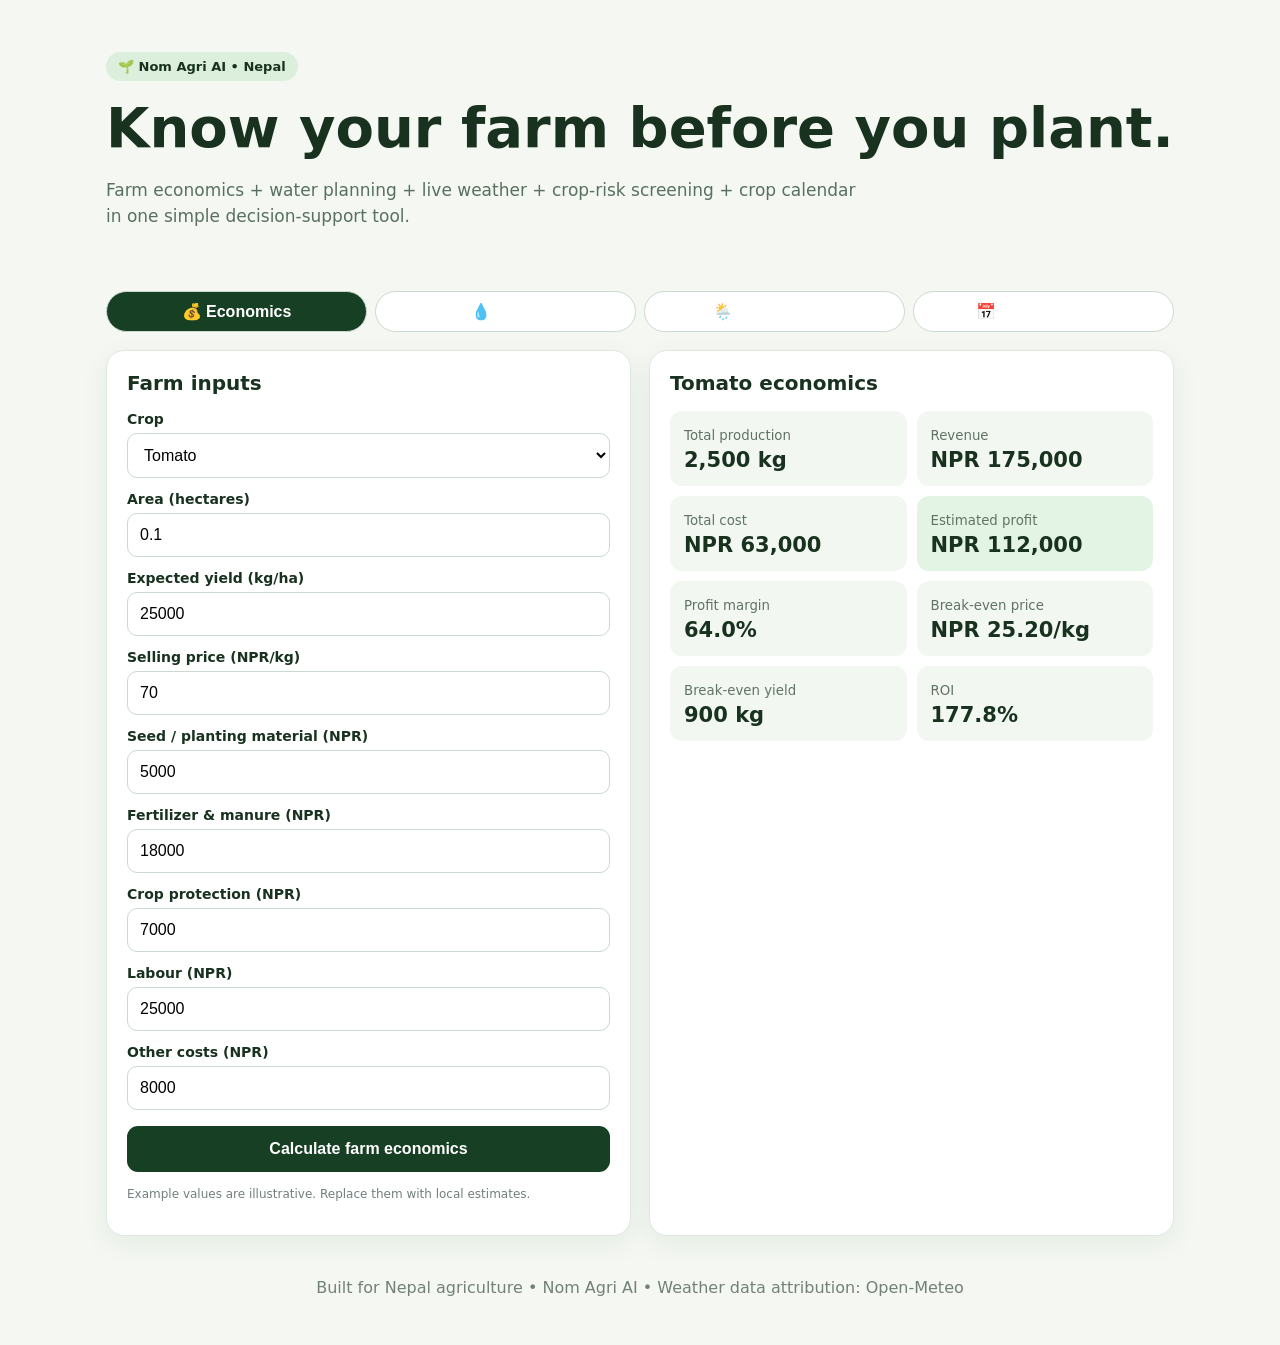
<file: index.html>
<!doctype html>
<html lang="en">
<head>
<meta charset="UTF-8">
<meta name="viewport" content="width=device-width, initial-scale=1.0">
<title>Nom Agri AI — Farm Decision Support</title>
<style>
*{box-sizing:border-box}body{margin:0;font-family:Inter,system-ui,-apple-system,sans-serif;background:#f4f7f2;color:#18321f}
.container{max-width:1100px;margin:auto;padding:24px 16px}.hero{padding:28px 0 18px}.badge{display:inline-block;background:#dcefdc;padding:7px 12px;border-radius:999px;font-size:13px;font-weight:800}.hero h1{font-size:clamp(32px,6vw,56px);margin:14px 0 8px}.hero p{font-size:17px;color:#587060;max-width:760px;line-height:1.55}
.tabs{display:flex;gap:8px;overflow:auto;margin:10px 0 18px}.tab{white-space:nowrap;border:1px solid #ccd9ce;background:white;padding:10px 14px;border-radius:999px;font-weight:800;cursor:pointer}.tab.active{background:#173f23;color:white}
.panel{display:none}.panel.active{display:block}.grid{display:grid;grid-template-columns:1fr 1fr;gap:18px}@media(max-width:780px){.grid{grid-template-columns:1fr}}
.card{background:white;border:1px solid #dfe8df;border-radius:18px;padding:20px;box-shadow:0 8px 28px #173d1110;margin-bottom:18px}.card h2{margin-top:0;font-size:20px}
label{display:block;font-weight:700;font-size:14px;margin:13px 0 6px}input,select{width:100%;padding:12px;border:1px solid #ccd9ce;border-radius:10px;font-size:16px;background:#fff}button{width:100%;margin-top:16px;padding:14px;border:0;border-radius:11px;background:#173f23;color:white;font-size:16px;font-weight:800;cursor:pointer}
.results{display:grid;grid-template-columns:1fr 1fr;gap:10px}.metric{background:#f3f7f2;border-radius:12px;padding:14px}.metric small{color:#617365}.metric strong{display:block;font-size:21px;margin-top:4px}.profit{background:#e3f4e5}.warning{background:#fff4dc}.good{background:#e5f5e8}.danger{background:#fde7e7}
.note{font-size:12px;color:#718078;margin-top:13px;line-height:1.5}.calendar{display:grid;gap:10px}.stage{display:grid;grid-template-columns:110px 1fr;gap:12px;padding:13px;border-radius:12px;background:#f3f7f2}.stage b{color:#173f23}.waterbox{display:grid;grid-template-columns:1fr 1fr;gap:10px}.footer{text-align:center;color:#738078;padding:24px 0}
.forecast{display:grid;grid-template-columns:repeat(5,1fr);gap:8px;margin-top:14px}@media(max-width:780px){.forecast{grid-template-columns:repeat(2,1fr)}}.day{background:#f3f7f2;border-radius:12px;padding:12px}.day b{display:block;margin-bottom:5px}.status{display:inline-block;padding:6px 9px;border-radius:999px;font-size:12px;font-weight:800;margin-top:8px}.status.good{background:#e5f5e8}.status.warning{background:#fff4dc}.status.danger{background:#fde7e7}
</style>
</head>
<body>
<div class="container">
<section class="hero">
<span class="badge">🌱 Nom Agri AI • Nepal</span>
<h1>Know your farm before you plant.</h1>
<p>Farm economics + water planning + live weather + crop-risk screening + crop calendar in one simple decision-support tool.</p>
</section>

<div class="tabs">
<button class="tab active" onclick="showTab('economics',this)">💰 Economics</button>
<button class="tab" onclick="showTab('water',this)">💧 Water</button>
<button class="tab" onclick="showTab('weather',this)">🌦️ Live Weather</button>
<button class="tab" onclick="showTab('calendar',this)">📅 Crop Calendar</button>
</div>

<section id="economics" class="panel active">
<div class="grid">
<div class="card">
<h2>Farm inputs</h2>
<label>Crop</label>
<select id="crop" onchange="cropChanged()">
<option>Tomato</option><option>Potato</option><option>Cauliflower</option><option>Cucumber</option><option>Chilli</option><option>Maize</option><option>Rice</option><option>Wheat</option>
</select>
<label>Area (hectares)</label><input id="area" type="number" min="0" step="0.01" value="0.1">
<label>Expected yield (kg/ha)</label><input id="yield" type="number" min="0" step="1" value="25000">
<label>Selling price (NPR/kg)</label><input id="price" type="number" min="0" step="0.1" value="70">
<label>Seed / planting material (NPR)</label><input id="seed" type="number" min="0" value="5000">
<label>Fertilizer & manure (NPR)</label><input id="fert" type="number" min="0" value="18000">
<label>Crop protection (NPR)</label><input id="protect" type="number" min="0" value="7000">
<label>Labour (NPR)</label><input id="labour" type="number" min="0" value="25000">
<label>Other costs (NPR)</label><input id="other" type="number" min="0" value="8000">
<button onclick="calculate()">Calculate farm economics</button>
<p class="note">Example values are illustrative. Replace them with local estimates.</p>
</div>
<div class="card">
<h2 id="resultTitle">Tomato economics</h2>
<div class="results">
<div class="metric"><small>Total production</small><strong id="production">—</strong></div><div class="metric"><small>Revenue</small><strong id="revenue">—</strong></div>
<div class="metric"><small>Total cost</small><strong id="cost">—</strong></div><div class="metric profit"><small>Estimated profit</small><strong id="profit">—</strong></div>
<div class="metric"><small>Profit margin</small><strong id="margin">—</strong></div><div class="metric"><small>Break-even price</small><strong id="beprice">—</strong></div>
<div class="metric"><small>Break-even yield</small><strong id="beyield">—</strong></div><div class="metric"><small>ROI</small><strong id="roi">—</strong></div>
</div></div>
</div>
</section>

<section id="water" class="panel">
<div class="grid">
<div class="card">
<h2>💧 Water requirement</h2>
<label>Crop</label><select id="waterCrop" onchange="waterChanged()"><option>Tomato</option><option>Potato</option><option>Cauliflower</option><option>Cucumber</option><option>Chilli</option><option>Maize</option><option>Rice</option><option>Wheat</option></select>
<label>Area (hectares)</label><input id="waterArea" type="number" min="0" step="0.01" value="0.1" oninput="waterChanged()">
<div class="waterbox"><div class="metric"><small>Indicative seasonal water</small><strong id="seasonWater">—</strong></div><div class="metric"><small>Indicative weekly need</small><strong id="weekWater">—</strong></div></div>
<p class="note">Planning ranges, not irrigation prescriptions. Actual need changes with climate, soil, crop stage, rainfall and irrigation efficiency.</p>
</div>
<div class="card"><h2>How to use it</h2><p>Use the estimate to compare crop choices and size an irrigation plan. Live weather now adds a location-based planning layer.</p></div>
</div>
</section>

<section id="weather" class="panel">
<div class="grid">
<div class="card">
<h2>🌦️ Live weather & crop risk</h2>
<p class="note">Choose a Nepal location, then fetch current conditions and a 5-day forecast. Weather data comes from Open-Meteo; its free API is for non-commercial use, so commercial deployment should use its commercial API/licence. </p>
<label>Location in Nepal</label>
<input id="location" value="Kawasoti, Nepal" placeholder="e.g. Kawasoti, Nepal">
<label>Crop</label><select id="weatherCrop" onchange="weatherChanged()"><option>Tomato</option><option>Potato</option><option>Cauliflower</option><option>Cucumber</option><option>Chilli</option><option>Maize</option><option>Rice</option><option>Wheat</option></select>
<button onclick="loadWeather()">📍 Get live weather & crop risk</button>
<div id="weatherStatus" class="note">No live data loaded yet.</div>
<div class="results">
<div class="metric"><small>Current temperature</small><strong id="liveTemp">—</strong></div><div class="metric"><small>Current rain</small><strong id="liveRain">—</strong></div>
<div class="metric"><small>Today's rain</small><strong id="todayRain">—</strong></div><div class="metric"><small>7-day ET₀</small><strong id="et0">—</strong></div>
</div>
</div>
<div class="card">
<h2>Crop risk screen</h2>
<div id="liveRisk" class="metric good"><small>Risk status</small><strong>Load weather</strong></div>
<div class="forecast" id="forecast"></div>
<p class="note">This is a decision-support screen, not a disease forecast or agronomic prescription. Temperature and rainfall thresholds are indicative planning ranges.</p>
</div>
</div>
</section>

<section id="calendar" class="panel">
<div class="card">
<h2>📅 Crop calendar</h2>
<label>Crop</label><select id="calCrop" onchange="renderCalendar()"><option>Tomato</option><option>Potato</option><option>Cauliflower</option><option>Cucumber</option><option>Chilli</option><option>Maize</option><option>Rice</option><option>Wheat</option></select>
<div id="calendarList" class="calendar"></div>
<p class="note">Generalized Nepal planning guides. Local altitude, variety, irrigation and season can shift dates.</p>
</div>
</section>

<div class="footer">Built for Nepal agriculture • Nom Agri AI • Weather data attribution: Open-Meteo</div>
</div>

<script>
const n=id=>Number(document.getElementById(id).value)||0;
const fmt=x=>new Intl.NumberFormat('en-NP',{maximumFractionDigits:0}).format(x);
const crops={
Tomato:{water:550,weekly:35,temp:[18,30],rain:[400,900],calendar:[['Nursery','Jan–Feb / Jul–Aug'],['Transplant','Feb–Mar / Aug–Sep'],['Vegetative','Mar–Apr / Sep–Oct'],['Flower & fruit','Apr–Jun / Oct–Dec'],['Harvest','May–Jul / Nov–Jan']]},
Potato:{water:500,weekly:35,temp:[15,25],rain:[350,700],calendar:[['Land prep','Sep–Oct'],['Planting','Oct–Nov'],['Tuber formation','Dec–Jan'],['Maturity','Jan–Feb'],['Harvest','Feb–Mar']]},
Cauliflower:{water:450,weekly:30,temp:[15,25],rain:[350,700],calendar:[['Nursery','Jun–Aug'],['Transplant','Aug–Sep'],['Vegetative','Sep–Oct'],['Curd formation','Oct–Nov'],['Harvest','Nov–Jan']]},
Cucumber:{water:500,weekly:40,temp:[20,30],rain:[400,800],calendar:[['Sowing','Feb–Mar / Aug–Sep'],['Vegetative','Mar–Apr / Sep–Oct'],['Flowering','Apr–May / Oct–Nov'],['Harvest','May–Jun / Nov–Dec']]},
Chilli:{water:600,weekly:35,temp:[20,30],rain:[500,1000],calendar:[['Nursery','Jan–Feb'],['Transplant','Mar–Apr'],['Flowering','Apr–May'],['Fruit development','May–Jul'],['Harvest','Jun–Sep']]},
Maize:{water:500,weekly:30,temp:[18,30],rain:[450,800],calendar:[['Land prep','Mar–Apr'],['Sowing','Apr–May'],['Vegetative','May–Jun'],['Tasseling','Jun–Jul'],['Harvest','Aug–Sep']]},
Rice:{water:1200,weekly:80,temp:[22,32],rain:[800,1600],calendar:[['Nursery','May–Jun'],['Transplant','Jun–Jul'],['Tillering','Jul–Aug'],['Flowering','Aug–Sep'],['Harvest','Sep–Oct']]},
Wheat:{water:450,weekly:25,temp:[12,24],rain:[300,600],calendar:[['Land prep','Oct–Nov'],['Sowing','Nov–Dec'],['Tillering','Dec–Jan'],['Grain filling','Feb–Mar'],['Harvest','Mar–Apr']]}
};
function showTab(id,btn){document.querySelectorAll('.panel').forEach(x=>x.classList.remove('active'));document.getElementById(id).classList.add('active');document.querySelectorAll('.tab').forEach(x=>x.classList.remove('active'));btn.classList.add('active')}
function calculate(){const area=n('area'),y=n('yield'),price=n('price'),production=area*y,revenue=production*price,cost=n('seed')+n('fert')+n('protect')+n('labour')+n('other'),profit=revenue-cost,margin=revenue?profit/revenue*100:0,bep=production?cost/production:0,bey=price?cost/price:0,roi=cost?profit/cost*100:0;document.getElementById('resultTitle').textContent=(document.getElementById('crop').value||'Farm')+' economics';document.getElementById('production').textContent=fmt(production)+' kg';document.getElementById('revenue').textContent='NPR '+fmt(revenue);document.getElementById('cost').textContent='NPR '+fmt(cost);document.getElementById('profit').textContent='NPR '+fmt(profit);document.getElementById('margin').textContent=margin.toFixed(1)+'%';document.getElementById('beprice').textContent='NPR '+bep.toFixed(2)+'/kg';document.getElementById('beyield').textContent=fmt(bey)+' kg';document.getElementById('roi').textContent=roi.toFixed(1)+'%'}
function cropChanged(){const c=document.getElementById('crop').value;['waterCrop','weatherCrop','calCrop'].forEach(id=>document.getElementById(id).value=c);waterChanged();weatherChanged();renderCalendar()}
function waterChanged(){const c=crops[document.getElementById('waterCrop').value],a=n('waterArea');document.getElementById('seasonWater').textContent=fmt(c.water*a*10)+' m³';document.getElementById('weekWater').textContent=fmt(c.weekly*a*10)+' m³'}
function weatherChanged(){const name=document.getElementById('weatherCrop').value,c=crops[name],t=n('temp'),r=n('rain');if(document.getElementById('temp')){const tOk=t>=c.temp[0]&&t<=c.temp[1],rOk=r>=c.rain[0]&&r<=c.rain[1],score=(tOk?50:20)+(rOk?50:20);}}
async function loadWeather(){
 const status=document.getElementById('weatherStatus'),loc=document.getElementById('location').value.trim(),crop=document.getElementById('weatherCrop').value;
 if(!loc){status.textContent='Enter a location first.';return}
 status.textContent='Finding location and loading forecast…';
 try{
  const geo=await fetch('https://geocoding-api.open-meteo.com/v1/search?name='+encodeURIComponent(loc)+'&count=1&language=en&format=json&countryCode=NP').then(r=>r.json());
  if(!geo.results||!geo.results.length)throw new Error('Location not found');
  const g=geo.results[0];
  const url='https://api.open-meteo.com/v1/forecast?latitude='+g.latitude+'&longitude='+g.longitude+'&current=temperature_2m,precipitation,rain,relative_humidity_2m,wind_speed_10m&daily=temperature_2m_max,temperature_2m_min,precipitation_sum,precipitation_probability_max,et0_fao_evapotranspiration&forecast_days=5&timezone=auto';
  const data=await fetch(url).then(r=>r.json());
  const cur=data.current,d=data.daily,c=crops[crop];
  document.getElementById('liveTemp').textContent=(cur.temperature_2m??'—')+' °C';
  document.getElementById('liveRain').textContent=(cur.rain??0)+' mm';
  const totalRain=(d.precipitation_sum||[]).reduce((a,b)=>a+(b||0),0);
  document.getElementById('todayRain').textContent=(d.precipitation_sum?.[0]??0)+' mm';
  const totalEt=(d.et0_fao_evapotranspiration||[]).reduce((a,b)=>a+(b||0),0);
  document.getElementById('et0').textContent=totalEt.toFixed(1)+' mm';
  const avgT=(d.temperature_2m_max||[]).reduce((a,b)=>a+b,0)/(d.temperature_2m_max?.length||1);
  const tempOk=avgT>=c.temp[0]&&avgT<=c.temp[1],rainOk=totalRain>=0&&totalRain<=c.rain[1];
  const score=(tempOk?50:20)+(rainOk?50:20);
  const risk=score>=90?'Within screening range':score>=70?'Watch conditions':'Higher weather stress flag';
  const cls=score>=90?'good':score>=70?'warning':'danger';
  const box=document.getElementById('liveRisk');box.className='metric '+cls;box.innerHTML='<small>'+crop+' • '+g.name+'</small><strong>'+risk+' ('+score+'/100)</strong>';
  document.getElementById('forecast').innerHTML=(d.time||[]).map((day,i)=>'<div class="day"><b>'+day+'</b><span>'+(d.temperature_2m_min?.[i]??'—')+'–'+(d.temperature_2m_max?.[i]??'—')+' °C</span><br><span>'+(d.precipitation_sum?.[i]??0)+' mm rain</span><br><span class="status '+(d.precipitation_probability_max?.[i]>60?'warning':'good')+'">'+(d.precipitation_probability_max?.[i]??0)+'% rain chance</span></div>').join('');
  status.textContent='Live weather loaded for '+g.name+', '+(g.admin1||'Nepal')+'. Forecast: 5 days.';
 }catch(e){status.textContent='Weather could not be loaded. Check the location or try again.';console.error(e)}
}
function renderCalendar(){const name=document.getElementById('calCrop').value;document.getElementById('calendarList').innerHTML=crops[name].calendar.map(x=>'<div class="stage"><b>'+x[0]+'</b><span>'+x[1]+'</span></div>').join('')}
calculate();waterChanged();renderCalendar();
</script>
</body></html>
</file>
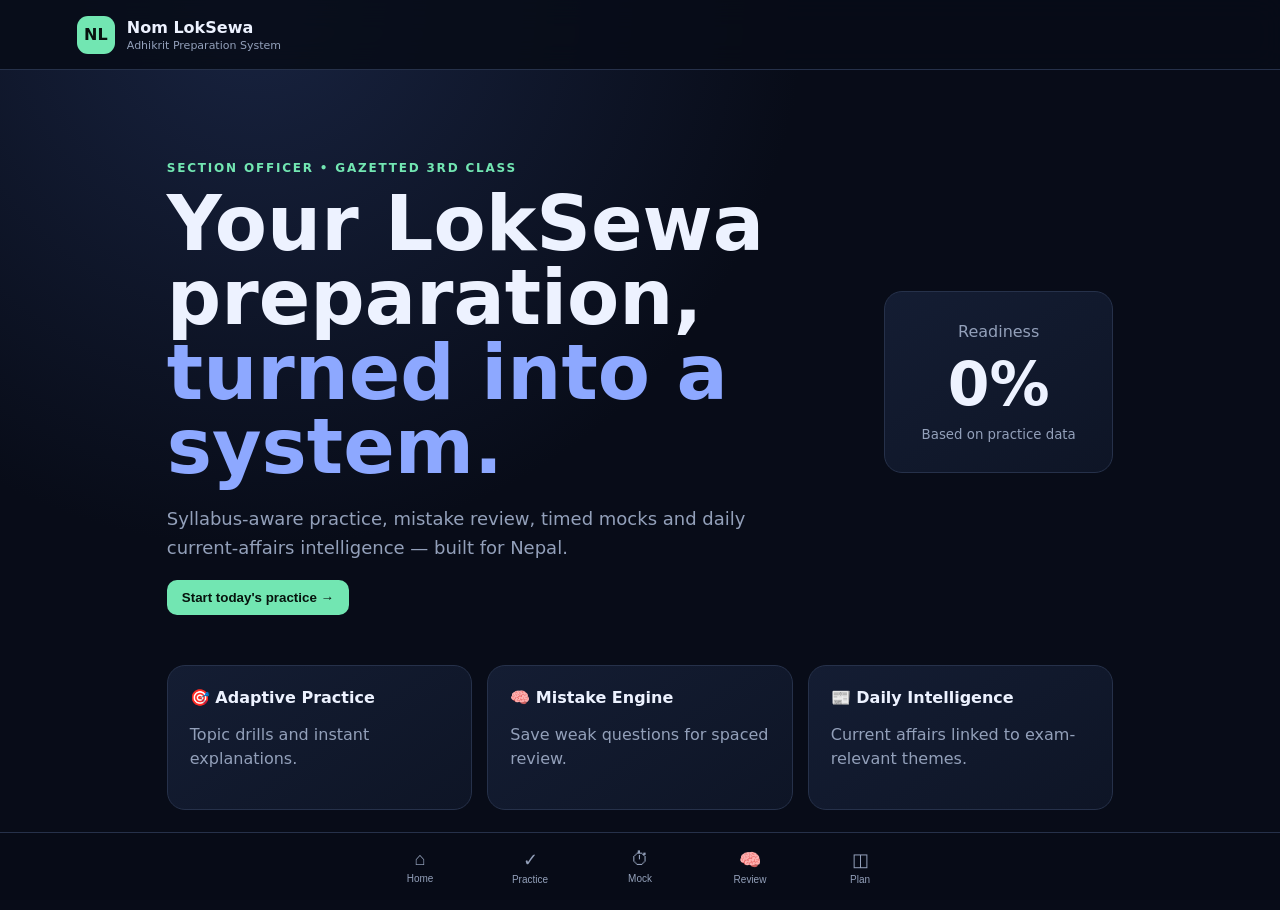
<file: loksewa-app/index.html>
<!doctype html>
<html lang="en">
<head>
<meta charset="utf-8"><meta name="viewport" content="width=device-width,initial-scale=1">
<meta name="theme-color" content="#0b1020"><link rel="manifest" href="manifest.json"><title>Nom LokSewa — Adhikrit Command Center</title>
<link rel="stylesheet" href="styles.css">
</head>
<body>
<header class="top"><div class="brand"><span>NL</span><div><b>Nom LokSewa</b><small>Adhikrit Preparation System</small></div></div><button id="installBtn" class="ghost hidden">Install</button></header>
<main>
<section id="home" class="view active">
<div class="hero"><div><p class="eyebrow">SECTION OFFICER • GAZETTED 3RD CLASS</p><h1>Your LokSewa preparation,<br><em>turned into a system.</em></h1><p class="sub">Syllabus-aware practice, mistake review, timed mocks and daily current-affairs intelligence — built for Nepal.</p><button class="primary" onclick="show('practice')">Start today's practice →</button></div><div class="scorecard"><span>Readiness</span><strong id="readiness">0%</strong><small>Based on practice data</small></div></div>
<div class="grid three"><article><b>🎯 Adaptive Practice</b><p>Topic drills and instant explanations.</p></article><article><b>🧠 Mistake Engine</b><p>Save weak questions for spaced review.</p></article><article><b>📰 Daily Intelligence</b><p>Current affairs linked to exam-relevant themes.</p></article></div>
</section>
<section id="practice" class="view"><div class="section-head"><div><p class="eyebrow">PRACTICE ENGINE</p><h2>Today's MCQ Drill</h2></div><span id="qCount" class="pill"></span></div><div id="quiz"></div></section>
<section id="mock" class="view"><div class="section-head"><div><p class="eyebrow">EXAM MODE</p><h2>Mini Mock</h2></div><button class="primary" onclick="startMock()">Start 20-question mock</button></div><div id="mockBox" class="panel"><p>Simulate pressure without wasting hours. Your result is saved locally.</p></div></section>
<section id="review" class="view"><div class="section-head"><div><p class="eyebrow">RETENTION</p><h2>Mistake Notebook</h2></div></div><div id="mistakes"></div></section>
<section id="plan" class="view"><div class="section-head"><div><p class="eyebrow">ROADMAP</p><h2>90-Day Adhikrit Plan</h2></div></div><div class="timeline"><article><span>01</span><div><b>Days 1–14</b><p>Baseline + Constitution + governance</p></div></article><article><span>02</span><div><b>Days 15–35</b><p>Public administration + management + federalism</p></div></article><article><span>03</span><div><b>Days 36–55</b><p>Development, economy, current affairs + reasoning</p></div></article><article><span>04</span><div><b>Days 56–75</b><p>Past papers + answer-writing + timed practice</p></div></article><article><span>05</span><div><b>Days 76–90</b><p>Full mocks + revision + interview/group test</p></div></article></div></section>
<section id="news" class="view"><div class="section-head"><div><p class="eyebrow">INTELLIGENCE</p><h2>Current Affairs Desk</h2></div></div><div class="panel"><b>Source-first rule</b><p>Every current-affairs item in the production version should retain its source, publication date, topic tag and verification status. Official PSC/government sources take priority.</p><div class="chips"><span>Governance</span><span>Economy</span><span>Constitution</span><span>International</span><span>Science & tech</span></div></div></section>
</main>
<nav><button onclick="show('home')">⌂<small>Home</small></button><button onclick="show('practice')">✓<small>Practice</small></button><button onclick="show('mock')">⏱<small>Mock</small></button><button onclick="show('review')">🧠<small>Review</small></button><button onclick="show('plan')">◫<small>Plan</small></button></nav>
<script src="app.js"></script><script>if('serviceWorker' in navigator) navigator.serviceWorker.register('sw.js');</script>
</body></html>
</file>
<file: loksewa-app/styles.css>
:root{--bg:#080c18;--panel:#11182a;--line:#26314a;--text:#edf2ff;--muted:#93a0ba;--accent:#72e6b2;--accent2:#8da8ff}*{box-sizing:border-box}body{margin:0;background:radial-gradient(circle at 20% 0%,#182340 0,#080c18 40%);color:var(--text);font-family:Inter,system-ui,sans-serif;min-height:100vh}.top{height:70px;border-bottom:1px solid var(--line);display:flex;align-items:center;justify-content:space-between;padding:0 6vw;position:sticky;top:0;background:#080c18dd;backdrop-filter:blur(14px);z-index:4}.brand{display:flex;gap:12px;align-items:center}.brand span{display:grid;place-items:center;width:38px;height:38px;border-radius:11px;background:var(--accent);color:#08120f;font-weight:900}.brand small{display:block;color:var(--muted);font-size:11px;margin-top:2px}.ghost,.primary{border:1px solid var(--line);padding:10px 15px;border-radius:10px;background:transparent;color:var(--text);cursor:pointer}.primary{background:var(--accent);color:#06130d;border:0;font-weight:800}.hidden{display:none}main{max-width:1100px;margin:auto;padding:44px 6vw 100px}.view{display:none}.view.active{display:block}.hero{display:grid;grid-template-columns:1.5fr .5fr;gap:30px;align-items:center;padding:35px 0 50px}.eyebrow{letter-spacing:.15em;color:var(--accent);font-size:12px;font-weight:800}.hero h1{font-size:clamp(40px,7vw,76px);line-height:.98;margin:12px 0 20px}.hero em{font-style:normal;color:var(--accent2)}.sub{color:var(--muted);font-size:18px;line-height:1.6;max-width:650px}.scorecard,.panel,article{background:linear-gradient(145deg,#141d33,#0e1526);border:1px solid var(--line);border-radius:18px}.scorecard{padding:30px;text-align:center}.scorecard span,.scorecard small{display:block;color:var(--muted)}.scorecard strong{display:block;font-size:60px;margin:8px}.grid{display:grid;gap:15px}.three{grid-template-columns:repeat(3,1fr)}.grid article{padding:22px}.grid p,.timeline p{color:var(--muted);line-height:1.5}.section-head{display:flex;justify-content:space-between;align-items:end;margin-bottom:25px}h2{font-size:42px;margin:5px 0}.pill,.chips span{background:#17233b;border:1px solid var(--line);padding:7px 11px;border-radius:999px;color:var(--muted);font-size:12px}.question{padding:25px;margin-bottom:15px}.question h3{line-height:1.5}.options{display:grid;gap:10px}.options button{background:#0c1323;border:1px solid var(--line);color:var(--text);padding:14px;border-radius:10px;text-align:left;cursor:pointer}.options button:hover{border-color:var(--accent)}.feedback{margin-top:15px;padding:13px;border-radius:10px;background:#0a1220;color:var(--muted)}.timeline{display:grid;gap:12px}.timeline article{display:flex;gap:18px;padding:18px}.timeline article>span{color:var(--accent);font-weight:900}.chips{display:flex;gap:8px;flex-wrap:wrap;margin-top:15px}nav{position:fixed;bottom:0;left:0;right:0;height:68px;background:#080c18ee;border-top:1px solid var(--line);display:flex;justify-content:center;z-index:5}nav button{width:110px;border:0;background:transparent;color:var(--muted);font-size:18px;cursor:pointer}nav small{display:block;font-size:10px;margin-top:3px}nav button:hover{color:var(--accent)}@media(max-width:700px){.hero,.three{grid-template-columns:1fr}.hero{padding-top:20px}.hero h1{font-size:48px}h2{font-size:32px}main{padding-left:5vw;padding-right:5vw}.top{padding:0 5vw}}
</file>
